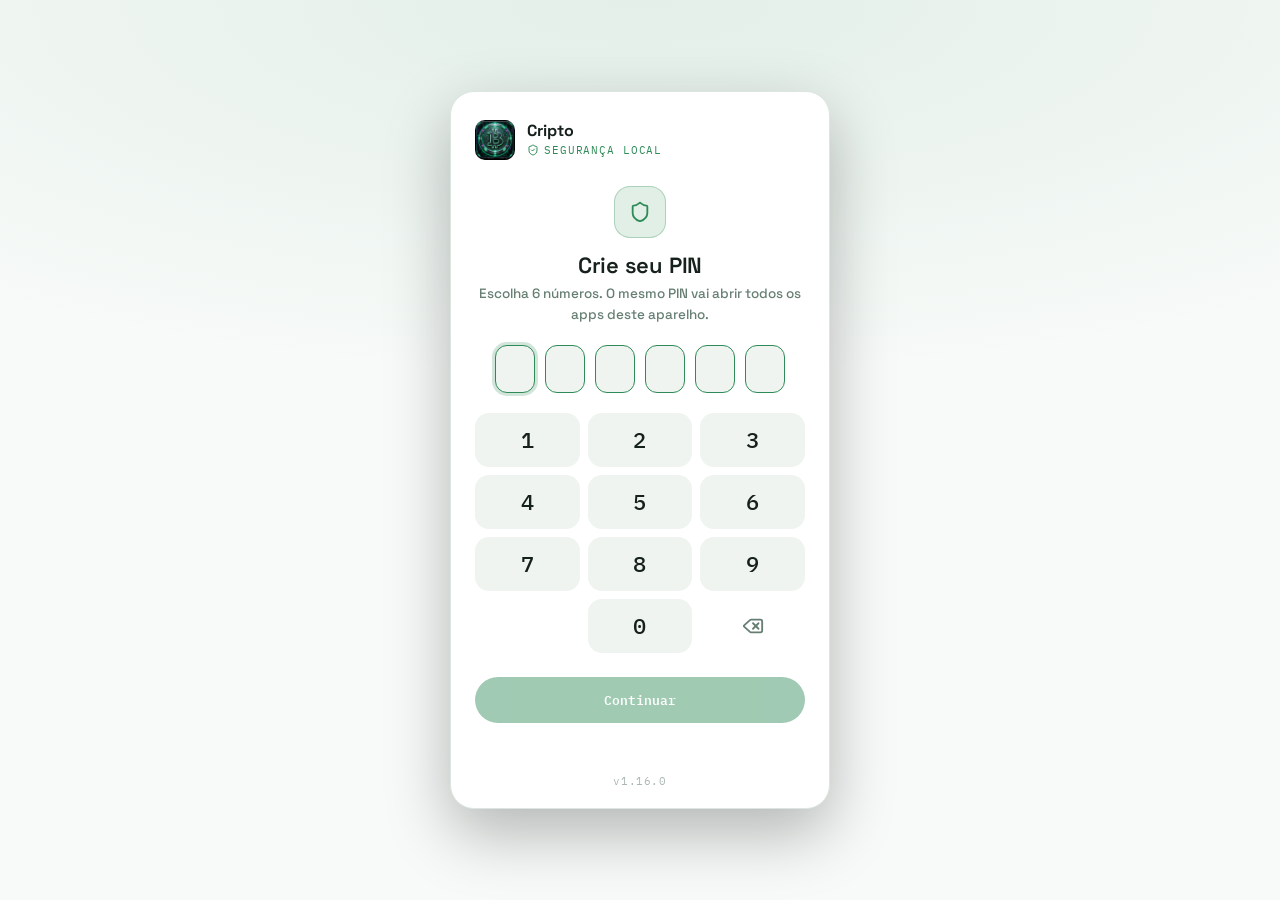
<file: index.html>
<!DOCTYPE html>
<html lang="pt-BR" class="vault-locked" data-vault-version="1.16.0" data-vault-app="cripito-sim" data-vault-name="Cripto">
<head>
<meta charset="UTF-8">
<meta name="viewport" content="width=device-width, initial-scale=1, viewport-fit=cover">
<meta http-equiv="Content-Security-Policy" content="default-src 'self'; script-src 'self'; style-src 'self' 'unsafe-inline'; font-src 'self'; connect-src 'self' https://api.coingecko.com https://api.binance.com; img-src 'self' data:; frame-src https://systekna-ponte.web.app; object-src 'none'; base-uri 'self'; form-action 'self'; worker-src 'self'">
<meta name="referrer" content="no-referrer">
<title>Cripto — Conversor &amp; Portfólio</title>
<link rel="manifest" href="manifest.json">
<meta name="theme-color" content="#171D1A">
<meta name="mobile-web-app-capable" content="yes">
<meta name="apple-mobile-web-app-capable" content="yes">
<meta name="apple-mobile-web-app-status-bar-style" content="black-translucent">
<meta name="apple-mobile-web-app-title" content="Cripto">
<link rel="icon" href="icon-192.png">
<link rel="apple-touch-icon" href="icon-192.png">
<!-- Log de erros: primeiro script, para pegar erros desde o início -->
<script src="apoio/stk-pkt-erros.js" data-app="CRIPTO"></script>
<link rel="stylesheet" href="fonts/fonts.css">
<link rel="stylesheet" href="css/style.css">
<link rel="stylesheet" href="stk-pkt-secure-ui.css">
<link rel="stylesheet" href="apoio/apoio.css" id="dz-style">
</head>
<body>
  <div class="modal-overlay is-hidden" id="securityModalOverlay">
    <div class="modal-box">
      <div class="modal-header">
        <h1 class="modal-title">Segurança</h1>
        <button class="modal-close" id="closeSecurityModalBtn" aria-label="Fechar" type="button"><i data-icon="x" data-size="18"></i></button>
      </div>
      <div id="securityContent"></div>
    </div>
  </div>

  <div class="modal-overlay is-hidden" id="certModalOverlay">
    <div class="modal-box">
      <div class="modal-header">
        <h1 class="modal-title">Certificado digital</h1>
        <button class="modal-close" id="closeCertModalBtn" aria-label="Fechar" type="button"><i data-icon="x" data-size="18"></i></button>
      </div>
      <div id="certModalContent"></div>
    </div>
  </div>

  <div class="modal-overlay is-hidden" id="taxModalOverlay">
    <div class="modal-box modal-box-wide">
      <div class="modal-header">
        <h1 class="modal-title">Relatório Fiscal &amp; IRPF</h1>
        <button class="modal-close" id="closeTaxModalBtn" aria-label="Fechar" type="button"><i data-icon="x" data-size="18"></i></button>
      </div>
      <div id="taxModalContent"></div>
    </div>
  </div>

  <div class="modal-overlay is-hidden" id="deletePortfolioOverlay">
    <div class="modal-box" role="dialog" aria-modal="true" aria-labelledby="deletePortfolioTitle">
      <div class="modal-header">
        <h1 class="modal-title" id="deletePortfolioTitle">Excluir carteira</h1>
        <button class="modal-close" id="closeDeletePortfolioBtn" aria-label="Fechar" type="button"><i data-icon="x" data-size="18"></i></button>
      </div>
      <p class="modal-text" id="deletePortfolioText"></p>
      <p class="modal-text is-dim">Se quiser guardar uma cópia, exporte o backup antes de excluir.</p>
      <div class="status" id="deletePortfolioStatus" role="status"></div>
      <div class="modal-actions">
        <button class="io-btn" id="deletePortfolioExportBtn" type="button"><i data-icon="download" data-size="15"></i> Exportar backup antes</button>
        <button class="io-btn io-btn-danger" id="deletePortfolioConfirmBtn" type="button"><i data-icon="trash" data-size="15"></i> Excluir</button>
        <button class="io-btn" id="deletePortfolioCancelBtn" type="button">Cancelar</button>
      </div>
    </div>
  </div>

  <div class="wrap" id="appWrap">
    <header class="app-head">
      <div class="vp-bar" data-vault-profile-slot></div>
      <div class="app-head-text">
        <div class="eyebrow" id="headEyebrow">CRIPTO · CONVERSOR AO VIVO</div>
        <h1 id="headTitle">USD · BRL · Cripto</h1>
        <p class="lede" id="headLede">Cotações de cripto em dólar e em real.</p>
      </div>
    </header>

    <div class="tabs">
      <div class="tabs-indicator" id="tabsIndicator"></div>
      <button class="tab-btn active" data-tab="conversor" data-eyebrow="CRIPTO · CONVERSOR AO VIVO" data-title="USD · BRL · Cripto" data-lede="Cotações de cripto em dólar e em real.">Conversor</button>
      <button class="tab-btn" data-tab="simulador" data-eyebrow="CRIPTO · MEU PORTFÓLIO" data-title="Carteira Cripto" data-lede="Suas operações, saldo e resultado.">Portfólio</button>
      <button class="tab-btn" data-tab="metas" data-eyebrow="CRIPTO · SIMULADOR REVERSO" data-title="Meta de Lucro &amp; Capital" data-lede="Quanto investir para chegar ao lucro desejado.">Meta de Lucro</button>
    </div>

    <!-- CONVERSOR -->
    <div class="tab-panel active" id="panel-conversor">
      <div class="card card-converter">
        <div class="input-row">
          <input class="amount-input amount-input-lg" id="amountInput" type="number" inputmode="decimal" value="1" min="0" step="any">
          <select class="currency-select" id="fromCurrency"></select>
        </div>
        <div class="status-line">
          <span id="statusText">buscando preços…</span>
          <span id="statusTime"></span>
        </div>
      </div>

      <div class="search-wrap">
        <input type="text" id="assetSearchInput" placeholder="Filtrar moedas por nome ou símbolo (ex: btc, sol, cardano)..." class="search-input">
      </div>

      <div id="results"></div>
      <div id="favoritesEditor" class="is-hidden"></div>

      <div class="sparkline-wrap is-hidden" id="sparklineWrap">
        <div class="label" id="sparklineLabel"></div>
        <div id="sparklineSvg"></div>
      </div>

      <div class="ticker" id="ticker"></div>
    </div>

    <!-- PORTFÓLIO -->
    <div class="tab-panel" id="panel-simulador">
      <div class="hero">
        <div class="hero-label">PATRIMÔNIO TOTAL</div>
        <div class="hero-amount" id="heroAmount">$0.00</div>
        <div class="hero-delta pos" id="heroDelta">+$0.00</div>
      </div>

      <div class="portfolio-bar">
        <select id="portfolioSelect"></select>
        <button class="icon-btn" id="newPortfolioBtn"><i data-icon="plus" data-size="15"></i> Nova</button>
        <button class="icon-btn" id="renamePortfolioBtn"><i data-icon="pencil" data-size="15"></i> Renomear</button>
        <button class="icon-btn" id="deletePortfolioBtn"><i data-icon="trash" data-size="15"></i> Excluir</button>
      </div>

      <div id="appNotices" aria-live="polite"></div>
      <div id="alertBanners"></div>

      <section>
        <div class="card stack-10">
          <!-- Segurança fica em Configurações (menu ⋮); o botão segue aqui, oculto, para o app.js. -->
          <button class="icon-btn is-hidden" id="openSecurityBtn"></button>
          <div class="security-row security-row-flush">
            <div>
              <div class="label">Fiscal &amp; IRPF</div>
              <div class="desc">Alienações mensais (limite R$ 35k), apuração de ganho de capital e DeCripto</div>
            </div>
            <button class="icon-btn" id="openTaxModalBtn"><i data-icon="file-text" data-size="15"></i> Ver Relatório</button>
          </div>
        </div>
      </section>

      <section>
        <h2>Saldo em conta <span class="h2-note">(depósitos também em blockchain — imutáveis)</span></h2>
        <div class="stat-grid-2 stat-grid-spaced">
          <div class="stat-card-2">
            <div class="k">NÃO ALOCADO</div>
            <div class="v" id="cashBalanceValue"></div>
          </div>
          <div class="stat-card-2">
            <div class="k">PATRIMÔNIO (SALDO+ATIVOS)</div>
            <div class="v" id="netWorthValue"></div>
          </div>
        </div>
        <div class="card">
          <div class="deposit-form-row">
            <input type="number" id="depositInput" class="deposit-input" placeholder="Valor (USD)" step="any">
            <button class="io-btn deposit-btn" id="depositBtn">Adicionar saldo</button>
          </div>
          <div id="depositList"></div>
          <div class="checkbox-row">
            <input type="checkbox" id="blockOverdraftCheck">
            <label for="blockOverdraftCheck" class="label-flush">Bloquear compras que excedam o saldo disponível</label>
          </div>
        </div>
      </section>

      <section>
        <h2>Alocação da carteira</h2>
        <div class="card">
          <div class="allocation-bar" id="allocationBar"></div>
          <div class="allocation-legend" id="allocationLegend"></div>
        </div>
      </section>

      <section>
        <h2>Evolução do patrimônio</h2>
        <div class="card">
          <div class="chart-header">
            <div class="chart-periods" id="chartPeriodControls">
              <button class="chart-period-btn" data-period="24h">24H</button>
              <button class="chart-period-btn" data-period="7d">7D</button>
              <button class="chart-period-btn" data-period="30d">30D</button>
              <button class="chart-period-btn active" data-period="all">TUDO</button>
            </div>
            <span class="chart-range-summary" id="chartRangeSummary"></span>
          </div>
          <div id="netWorthChart"></div>
          <div class="chart-hover-info is-hidden" id="chartHoverInfo">
            <span id="chartHoverDate"></span>
            <span id="chartHoverVal" class="chart-hover-val"></span>
          </div>
        </div>
      </section>

      <section id="registrarSection">
        <h2>Registrar operação</h2>
        <div class="card">
          <form class="trade-form" id="tradeForm">
            <div class="full type-toggle">
              <button type="button" data-type="buy" class="active">Compra</button>
              <button type="button" data-type="sell">Venda</button>
            </div>
            <div>
              <label>Ativo</label>
              <select id="assetSelect"></select>
            </div>
            <div>
              <label>Valor da operação (USD)</label>
              <input type="number" id="valueInput" step="any" min="0" placeholder="0.00">
            </div>
            <div class="full">
              <label>Preço por unidade (USD) — cotação de mercado em tempo real</label>
              <input type="number" id="priceInput" step="any" min="0" readonly>
            </div>
            <div>
              <label for="feeInput">Taxa da corretora</label>
              <div class="fee-row">
                <input type="number" id="feeInput" step="any" min="0" placeholder="0">
                <select id="feeUnitSelect" aria-label="Unidade da taxa">
                  <option value="pct">%</option>
                  <option value="usd">USD</option>
                </select>
              </div>
            </div>
            <div>
              <label for="spreadInput">Spread/slippage estimado (%)</label>
              <input type="number" id="spreadInput" step="any" min="0" max="50" placeholder="1">
            </div>
            <div class="full">
              <label for="custodySelect">Local de custódia (define o regime fiscal)</label>
              <select id="custodySelect">
                <option value="national">Exchange nacional (ganho de capital mensal, isenção R$ 35 mil)</option>
                <option value="foreign">Exterior / autocustódia (Lei 14.754/2023: 15% ao ano)</option>
              </select>
            </div>
            <div class="full qty-preview" id="qtyPreview"></div>
            <div class="full trade-hint">
              O preço é a cotação média de mercado; o spread estimado simula a diferença até o preço realmente executado. Taxa e spread entram no custo (compra) ou reduzem o valor recebido (venda). Vender cripto por USDT ou outra stablecoin é permuta tributável, igual a vender por reais.
            </div>
            <button type="submit" class="submit-btn" id="submitBtn">Registrar compra</button>
          </form>
        </div>
      </section>

      <section>
        <h2>Resumo da carteira</h2>
        <div class="card" id="summaryCard"></div>
      </section>

      <section>
        <h2>Alertas de preço</h2>
        <div class="card">
          <div class="alert-form">
            <select id="alertAsset"></select>
            <select id="alertDirection">
              <option value="above">Acima de</option>
              <option value="below">Abaixo de</option>
            </select>
            <input type="number" id="alertTarget" step="any" min="0" placeholder="Preço USD">
            <button type="button" class="submit-btn full" id="addAlertBtn">Criar alerta</button>
          </div>
          <div id="alertList"></div>
        </div>
      </section>

      <section>
        <h2>Histórico de operações <span class="h2-note">(blockchain local — imutável)</span></h2>
        <div class="card" id="historyCard"></div>
        <div class="io-buttons">
          <button class="io-btn" id="verifyChainBtn"><i data-icon="shield-check" data-size="15"></i> Verificar integridade</button>
        </div>
        <div class="status" id="chainStatus"></div>
        <!-- Backup e arquivo ficam em Configurações (menu ⋮), que aciona estes botões ocultos. -->
        <div class="io-buttons is-hidden">
          <button class="io-btn" id="exportBtn"><i data-icon="download" data-size="15"></i> Exportar JSON</button>
          <button class="io-btn" id="exportCsvBtn"><i data-icon="file-text" data-size="15"></i> Exportar CSV (Extrato)</button>
          <button class="io-btn" id="importBtn"><i data-icon="upload" data-size="15"></i> Importar JSON</button>
          <input type="file" id="importFile" accept=".json,.txt,application/json,text/plain">
        </div>
        <div class="status" id="ioStatus"></div>
      </section>

      <button class="fab" id="fabAddTrade" title="Registrar operação" aria-label="Registrar operação" type="button"><i data-icon="plus" data-size="26"></i></button>
    </div>

    <!-- META DE LUCRO -->
    <div class="tab-panel" id="panel-metas">
      <section>
        <div class="card card-spaced">
          <div class="target-intro">
            Defina quanto você quer lucrar. O simulador calcula quanto capital bruto é preciso alocar em cada cenário para o lucro líquido de 15% de IR atingir a meta. Os rendimentos são hipóteses sem fonte, não previsão nem promessa de retorno; renda passiva (lending/staking) também é tributável.
          </div>
          <form id="targetProfitForm" class="target-form">
            <div class="target-field">
              <label for="profitTargetInput" class="target-label">Lucro desejado (USD)</label>
              <input type="number" id="profitTargetInput" class="target-input" value="4" min="0" step="any" required placeholder="Ex: 4">
            </div>
            <div class="target-field target-field-wide">
              <label for="profitPeriodSelect" class="target-label">Periodicidade</label>
              <select id="profitPeriodSelect" class="target-select">
                <option value="month" selected>Por Mês (ex: U$ 4/mês = U$ 48/ano)</option>
                <option value="year">Por Ano (ex: U$ 48/ano)</option>
              </select>
            </div>
            <button type="submit" id="calculateTargetProfitBtn" class="submit-btn">Calcular</button>
          </form>
          <div class="table-scroll">
            <table class="target-table">
              <thead>
                <tr>
                  <th>Cenário de Mercado</th>
                  <th class="col-center">Rendimento hipotético</th>
                  <th class="col-right">Capital bruto (USD)</th>
                  <th class="col-right">Observação</th>
                </tr>
              </thead>
              <tbody id="targetProfitTableBody"></tbody>
            </table>
          </div>
        </div>
      </section>
    </div>

    <footer>
      Preços via CoinGecko, atualizados a cada 20 segundos. O histórico de operações e depósitos de saldo fica numa blockchain local (cadeia de blocos com hash SHA-256) dentro deste navegador — cada ação vira um bloco imutável, verificável a qualquer momento pelo botão "Verificar integridade". Isso é uma cadeia local, não uma rede distribuída como Bitcoin/Ethereum. PIN, bloqueio automático e demais configurações ficam em Configurações (menu ⋮ no topo). Arquivos exportados ou conectados são protegidos por PIN e criptografia AES-256-GCM. Ganho realizado considera o custo médio no momento de cada venda.
      <div id="fiscalDisclaimers" class="fiscal-disclaimers">
        <strong>Avisos importantes:</strong>
        <ol>
          <li>Simulação educativa: não substitui contador, o GCAP nem a declaração de ajuste anual.</li>
          <li>O regime depende do local de custódia: exchange nacional (ganho de capital mensal, isenção de R$ 35 mil, DARF 4600) ou exterior (Lei 14.754/2023: 15% fixo, apuração anual na declaração, sem isenção de R$ 35 mil e sem DARF mensal).</li>
          <li>O câmbio USD/BRL usado é indicativo (mercado/cripto), não a PTAX do Banco Central, que é a cotação oficial da apuração.</li>
          <li>Os rendimentos da Meta de Lucro são hipóteses sem fonte, não promessa nem previsão de retorno; renda passiva (lending/staking) também é tributável.</li>
          <li>Legislação vigente em set/2026. A MP 1.303/2025 (alíquota única) caducou, mas o tema pode voltar; confira as regras antes de decidir.</li>
        </ol>
      </div>
    </footer>
  </div>

<script src="finance-engine.js"></script>
<script src="stk-pkt-financ-icons.js"></script>
<script src="stk-pkt-bip39-pt.js"></script>
<script src="stk-pkt-secure-vault.js"></script>
<script src="stk-pkt-secure-ui.js"></script>
<script src="js/program.js"></script>
<script src="apoio/stk-pkt-ponte.js"></script>
<script src="apoio/stk-pkt-feedback.js"></script>
<script src="apoio/stk-pkt-doacao.js" data-app="CRIPTO" data-flutuante="false"></script>
</body>
</html>
</file>
<file: fonts/fonts.css>
/* Fontes servidas pelo próprio app (sem Google): Space Grotesk e IBM Plex Mono, licença SIL OFL 1.1. Só latin e latin-ext. */
@font-face {
  font-family: 'IBM Plex Mono';
  font-style: normal;
  font-weight: 400;
  font-display: swap;
  src: url(ibm-plex-mono-latin-ext-400.woff2) format('woff2');
  unicode-range: U+0100-02BA, U+02BD-02C5, U+02C7-02CC, U+02CE-02D7, U+02DD-02FF, U+0304, U+0308, U+0329, U+1D00-1DBF, U+1E00-1E9F, U+1EF2-1EFF, U+2020, U+20A0-20AB, U+20AD-20C0, U+2113, U+2C60-2C7F, U+A720-A7FF;
}
@font-face {
  font-family: 'IBM Plex Mono';
  font-style: normal;
  font-weight: 400;
  font-display: swap;
  src: url(ibm-plex-mono-latin-400.woff2) format('woff2');
  unicode-range: U+0000-00FF, U+0131, U+0152-0153, U+02BB-02BC, U+02C6, U+02DA, U+02DC, U+0304, U+0308, U+0329, U+2000-206F, U+20AC, U+2122, U+2191, U+2193, U+2212, U+2215, U+FEFF, U+FFFD;
}
@font-face {
  font-family: 'IBM Plex Mono';
  font-style: normal;
  font-weight: 500;
  font-display: swap;
  src: url(ibm-plex-mono-latin-ext-500.woff2) format('woff2');
  unicode-range: U+0100-02BA, U+02BD-02C5, U+02C7-02CC, U+02CE-02D7, U+02DD-02FF, U+0304, U+0308, U+0329, U+1D00-1DBF, U+1E00-1E9F, U+1EF2-1EFF, U+2020, U+20A0-20AB, U+20AD-20C0, U+2113, U+2C60-2C7F, U+A720-A7FF;
}
@font-face {
  font-family: 'IBM Plex Mono';
  font-style: normal;
  font-weight: 500;
  font-display: swap;
  src: url(ibm-plex-mono-latin-500.woff2) format('woff2');
  unicode-range: U+0000-00FF, U+0131, U+0152-0153, U+02BB-02BC, U+02C6, U+02DA, U+02DC, U+0304, U+0308, U+0329, U+2000-206F, U+20AC, U+2122, U+2191, U+2193, U+2212, U+2215, U+FEFF, U+FFFD;
}
@font-face {
  font-family: 'IBM Plex Mono';
  font-style: normal;
  font-weight: 600;
  font-display: swap;
  src: url(ibm-plex-mono-latin-ext-600.woff2) format('woff2');
  unicode-range: U+0100-02BA, U+02BD-02C5, U+02C7-02CC, U+02CE-02D7, U+02DD-02FF, U+0304, U+0308, U+0329, U+1D00-1DBF, U+1E00-1E9F, U+1EF2-1EFF, U+2020, U+20A0-20AB, U+20AD-20C0, U+2113, U+2C60-2C7F, U+A720-A7FF;
}
@font-face {
  font-family: 'IBM Plex Mono';
  font-style: normal;
  font-weight: 600;
  font-display: swap;
  src: url(ibm-plex-mono-latin-600.woff2) format('woff2');
  unicode-range: U+0000-00FF, U+0131, U+0152-0153, U+02BB-02BC, U+02C6, U+02DA, U+02DC, U+0304, U+0308, U+0329, U+2000-206F, U+20AC, U+2122, U+2191, U+2193, U+2212, U+2215, U+FEFF, U+FFFD;
}
@font-face {
  font-family: 'Space Grotesk';
  font-style: normal;
  font-weight: 500;
  font-display: swap;
  src: url(space-grotesk-latin-ext.woff2) format('woff2');
  unicode-range: U+0100-02BA, U+02BD-02C5, U+02C7-02CC, U+02CE-02D7, U+02DD-02FF, U+0304, U+0308, U+0329, U+1D00-1DBF, U+1E00-1E9F, U+1EF2-1EFF, U+2020, U+20A0-20AB, U+20AD-20C0, U+2113, U+2C60-2C7F, U+A720-A7FF;
}
@font-face {
  font-family: 'Space Grotesk';
  font-style: normal;
  font-weight: 500;
  font-display: swap;
  src: url(space-grotesk-latin.woff2) format('woff2');
  unicode-range: U+0000-00FF, U+0131, U+0152-0153, U+02BB-02BC, U+02C6, U+02DA, U+02DC, U+0304, U+0308, U+0329, U+2000-206F, U+20AC, U+2122, U+2191, U+2193, U+2212, U+2215, U+FEFF, U+FFFD;
}
@font-face {
  font-family: 'Space Grotesk';
  font-style: normal;
  font-weight: 600;
  font-display: swap;
  src: url(space-grotesk-latin-ext.woff2) format('woff2');
  unicode-range: U+0100-02BA, U+02BD-02C5, U+02C7-02CC, U+02CE-02D7, U+02DD-02FF, U+0304, U+0308, U+0329, U+1D00-1DBF, U+1E00-1E9F, U+1EF2-1EFF, U+2020, U+20A0-20AB, U+20AD-20C0, U+2113, U+2C60-2C7F, U+A720-A7FF;
}
@font-face {
  font-family: 'Space Grotesk';
  font-style: normal;
  font-weight: 600;
  font-display: swap;
  src: url(space-grotesk-latin.woff2) format('woff2');
  unicode-range: U+0000-00FF, U+0131, U+0152-0153, U+02BB-02BC, U+02C6, U+02DA, U+02DC, U+0304, U+0308, U+0329, U+2000-206F, U+20AC, U+2122, U+2191, U+2193, U+2212, U+2215, U+FEFF, U+FFFD;
}
@font-face {
  font-family: 'Space Grotesk';
  font-style: normal;
  font-weight: 700;
  font-display: swap;
  src: url(space-grotesk-latin-ext.woff2) format('woff2');
  unicode-range: U+0100-02BA, U+02BD-02C5, U+02C7-02CC, U+02CE-02D7, U+02DD-02FF, U+0304, U+0308, U+0329, U+1D00-1DBF, U+1E00-1E9F, U+1EF2-1EFF, U+2020, U+20A0-20AB, U+20AD-20C0, U+2113, U+2C60-2C7F, U+A720-A7FF;
}
@font-face {
  font-family: 'Space Grotesk';
  font-style: normal;
  font-weight: 700;
  font-display: swap;
  src: url(space-grotesk-latin.woff2) format('woff2');
  unicode-range: U+0000-00FF, U+0131, U+0152-0153, U+02BB-02BC, U+02C6, U+02DA, U+02DC, U+0304, U+0308, U+0329, U+2000-206F, U+20AC, U+2122, U+2191, U+2193, U+2212, U+2215, U+FEFF, U+FFFD;
}
</file>
<file: css/style.css>
:root {
    --bg: #0E1210; --surface: #171D1A; --surface-2: #202824; --line: #2C3733;
    --ink: #EAF0EC; --ink-dim: #8FA098; --accent: #6FCF97; --accent-dim: #4A8A67;
    --up: #6FCF97; --down: #E08585; --warn: #E0C185; --info: #7FA6CF;
    /* derivados dos tokens canônicos (não mudam no tema claro, como o visual anterior) */
    --on-accent: #0E1210;
    --up-soft: rgba(111,207,151,0.15); --down-soft: rgba(224,133,133,0.15); --warn-soft: rgba(224,193,133,0.15);
    --scrim: rgba(0,0,0,0.55);
    --shadow-fab: 0 8px 24px rgba(111,207,151,0.35);
    /* paleta categórica do gráfico de alocação */
    --alloc-0: #6FCF97; --alloc-1: #7FA6CF; --alloc-2: #CFA36F; --alloc-3: #B48FE0; --alloc-4: #E0A7CF;
    --alloc-5: #8FE0D0; --alloc-6: #E0D08F; --alloc-7: #A7B4E0; --alloc-8: #E08F9A; --alloc-9: #9AE08F;
    box-sizing: border-box;
    padding-top: env(safe-area-inset-top, 0px);
    padding-bottom: env(safe-area-inset-bottom, 0px);
  }
  * { box-sizing: inherit; }
  html { scroll-padding-top: env(safe-area-inset-top, 0px); }
  html, body { margin: 0; background: var(--bg); color: var(--ink); font-family: 'Space Grotesk', sans-serif; }
  .wrap { max-width: 700px; margin: 0 auto; padding: 28px 20px 60px; }

  .tabs { display: flex; gap: 0; background: var(--surface); border: 1px solid var(--line); border-radius: 999px; padding: 4px; margin-bottom: 26px; position: sticky; top: env(safe-area-inset-top, 0px); z-index: 10; }
  .tabs-indicator { position: absolute; top: 4px; bottom: 4px; width: var(--tab-w, calc((100% - 8px) / 4)); transform: translateX(var(--tab-x, 0px)); background: var(--surface-2); border-radius: 999px; left: 4px; transition: transform .25s ease; z-index: 0; }
  .tab-btn { flex: 1 1 auto; white-space: nowrap; position: relative; z-index: 1; padding: 11px 6px; border: none; border-radius: 999px; background: transparent; color: var(--ink-dim); font-family: 'IBM Plex Mono', monospace; font-size: 12px; cursor: pointer; text-align: center; }
  .tab-btn.active { color: var(--accent); }
  .tab-panel { display: none; }
  .tab-panel.active { display: block; }

  /* hero de patrimônio */
  .hero { text-align: center; padding: 8px 0 24px; }
  .hero .hero-label { font-family: 'IBM Plex Mono', monospace; font-size: 12px; color: var(--ink-dim); margin-bottom: 8px; }
  .hero .hero-amount { font-size: 42px; font-weight: 700; letter-spacing: -0.01em; font-family: 'Space Grotesk', sans-serif; }
  .hero .hero-delta { display: inline-flex; align-items: center; gap: 5px; margin-top: 10px; padding: 5px 12px; border-radius: 999px; font-family: 'IBM Plex Mono', monospace; font-size: 13px; }
  .hero .hero-delta.pos { background: var(--up-soft); color: var(--up); }
  .hero .hero-delta.neg { background: var(--down-soft); color: var(--down); }

  /* grid de stat cards */
  .stat-grid-2 { display: grid; grid-template-columns: 1fr 1fr; gap: 10px; }
  .stat-card-2 { background: var(--surface); border-radius: 16px; padding: 14px 16px; }
  .stat-card-2 .k { font-family: 'IBM Plex Mono', monospace; font-size: 11px; color: var(--ink-dim); }
  .stat-card-2 .v { font-family: 'IBM Plex Mono', monospace; font-size: 19px; margin-top: 4px; }
  .stat-card-2 .v .secondary { font-size: 11px; }

  /* avatar circular por ativo */
  .asset-avatar { width: 38px; height: 38px; border-radius: 50%; display: inline-flex; align-items: center; justify-content: center; font-family: 'IBM Plex Mono', monospace; font-weight: 600; font-size: 13px; flex-shrink: 0; margin-right: 12px; }

  /* histórico em timeline */
  .timeline-item { display: flex; gap: 12px; padding: 11px 0; border-bottom: 1px solid var(--line); }
  .timeline-item:last-child { border-bottom: none; }
  .timeline-dot { width: 8px; height: 8px; border-radius: 50%; margin-top: 7px; flex-shrink: 0; }
  .timeline-dot.buy, .timeline-dot.deposit { background: var(--up); }
  .timeline-dot.sell { background: var(--down); }
  .timeline-text { flex: 1; min-width: 0; }
  .timeline-text .main { font-size: 14.5px; }
  .timeline-text .sub { font-family: 'IBM Plex Mono', monospace; font-size: 11.5px; color: var(--ink-dim); margin-top: 2px; }

  /* botão de ação flutuante */
  .fab { position: fixed; right: 20px; bottom: calc(20px + env(safe-area-inset-bottom, 0px)); width: 56px; height: 56px; border-radius: 50%; background: var(--accent); color: var(--on-accent); border: none; font-size: 26px; line-height: 1; display: flex; align-items: center; justify-content: center; box-shadow: var(--shadow-fab); cursor: pointer; z-index: 20; }

  header { margin-bottom: 22px; }
  .eyebrow { font-family: 'IBM Plex Mono', monospace; font-size: 12px; color: var(--accent); margin-bottom: 6px; }
  h1 { font-size: clamp(24px, 5.5vw, 32px); font-weight: 600; margin: 0; line-height: 1.1; }

  section { margin-bottom: 26px; }
  h2 { font-size: 15px; font-weight: 500; color: var(--ink-dim); margin: 0 0 12px; font-family: 'Space Grotesk', sans-serif; }

  .card { background: var(--surface); border: 1px solid var(--line); border-radius: 16px; padding: 18px; }

  .amount-input, select, input[type=number], input[type=text], input[type=password] {
    background: var(--surface-2); border: 1px solid var(--line); border-radius: 4px; color: var(--ink);
    font-family: 'IBM Plex Mono', monospace; font-size: 15px; padding: 10px 12px; width: 100%;
  }

  /* Remove as setas (spin buttons) nativas de inputs numéricos */
  input[type=number]::-webkit-inner-spin-button,
  input[type=number]::-webkit-outer-spin-button {
    -webkit-appearance: none;
    margin: 0;
  }
  input[type=number] {
    -moz-appearance: textfield;
    appearance: textfield;
  }

  input[readonly] { color: var(--ink-dim); cursor: not-allowed; }
  .amount-input { flex: 1; font-size: 20px; padding: 12px 14px; }
  .currency-select { width: 110px; font-size: 15px; border-radius: 999px !important; text-align: center; }
  .input-row { display: flex; gap: 10px; align-items: stretch; }
  .status-line { font-family: 'IBM Plex Mono', monospace; font-size: 12px; color: var(--ink-dim); margin-top: 12px; display: flex; justify-content: space-between; flex-wrap: wrap; gap: 6px; }
  .status-line .live { color: var(--accent); }

  .result-row, .summary-row, .history-row, .deposit-row, .alert-row { display: flex; justify-content: space-between; align-items: center; padding: 13px 0; border-bottom: 1px solid var(--line); gap: 12px; }
  .result-row:last-child, .summary-row:last-child, .history-row:last-child, .deposit-row:last-child, .alert-row:last-child { border-bottom: none; }
  .result-row .label { display: flex; align-items: center; gap: 8px; }
  .result-row .symbol { font-family: 'IBM Plex Mono', monospace; font-size: 12px; color: var(--ink-dim); }
  .result-row .name, .summary-row .asset-name { font-size: 16px; }
  .result-row .value { font-family: 'IBM Plex Mono', monospace; font-size: 18px; text-align: right; white-space: nowrap; }
  .change { font-family: 'IBM Plex Mono', monospace; font-size: 11.5px; margin-left: 8px; }
  .secondary { font-family: 'IBM Plex Mono', monospace; font-size: 11.5px; color: var(--ink-dim); margin-top: 2px; }

  .ticker { margin-top: 20px; display: grid; grid-template-columns: repeat(auto-fit, minmax(130px, 1fr)); gap: 10px; }
  .ticker-item { background: var(--surface); border: 1px solid var(--line); border-radius: 6px; padding: 12px 14px; }
  .ticker-item .t-name { font-family: 'IBM Plex Mono', monospace; font-size: 11px; color: var(--ink-dim); }
  .ticker-item .t-price { font-family: 'IBM Plex Mono', monospace; font-size: 15px; margin-top: 4px; }

  .toggle-more-row {
    display: flex; justify-content: space-between; align-items: center;
    padding: 12px 0; font-family: 'IBM Plex Mono', monospace; font-size: 12.5px; color: var(--ink-dim);
  }
  .toggle-more-row button {
    background: none; border: 1px solid var(--line); border-radius: 4px; color: var(--accent);
    padding: 6px 12px; font-family: 'IBM Plex Mono', monospace; font-size: 12px; cursor: pointer;
  }
  .favorites-editor { background: var(--surface); border: 1px solid var(--line); border-radius: 6px; padding: 14px 16px; margin-top: 10px; }
  .favorites-editor .fe-title { font-size: 12px; color: var(--ink-dim); margin-bottom: 10px; font-family: 'IBM Plex Mono', monospace; }
  .favorites-editor label { display: flex; align-items: center; gap: 8px; font-family: 'Space Grotesk', sans-serif; font-size: 15px; color: var(--ink); padding: 6px 0; margin: 0; }
  .favorites-editor input[type=checkbox] { width: auto; }

  .sparkline-wrap { margin-top: 18px; }
  .sparkline-wrap .label { font-family: 'IBM Plex Mono', monospace; font-size: 11px; color: var(--ink-dim); margin-bottom: 6px; }

  .portfolio-bar { display: flex; gap: 8px; align-items: center; margin-bottom: 20px; flex-wrap: wrap; }
  .portfolio-bar select { flex: 1; min-width: 120px; }
  .icon-btn { background: var(--surface-2); border: 1px solid var(--line); border-radius: 4px; color: var(--ink); font-family: 'IBM Plex Mono', monospace; font-size: 13px; padding: 10px 12px; cursor: pointer; white-space: nowrap; }
  .icon-btn:hover { border-color: var(--accent-dim); }

  form.trade-form { display: grid; grid-template-columns: 1fr 1fr; gap: 10px; align-items: end; }
  form.trade-form .full { grid-column: 1 / -1; }
  /* celular: uma coluna, para a taxa e o spread não ficarem espremidos */
  @media (max-width: 520px) { form.trade-form { grid-template-columns: minmax(0, 1fr); } }
  .fee-row { display: flex; gap: 6px; }
  .fee-row input { flex: 1; min-width: 0; }
  .fee-row select { flex: 0 0 88px; width: 88px; }
  label { font-family: 'IBM Plex Mono', monospace; font-size: 11px; color: var(--ink-dim); display: block; margin-bottom: 5px; }
  .type-toggle { display: flex; gap: 8px; }
  .type-toggle button { flex: 1; padding: 10px; border-radius: 4px; border: 1px solid var(--line); background: var(--surface-2); color: var(--ink-dim); font-family: 'IBM Plex Mono', monospace; font-size: 13px; cursor: pointer; }
  .type-toggle button.active[data-type="buy"] { background: var(--up-soft); border-color: var(--accent); color: var(--accent); }
  .type-toggle button.active[data-type="sell"] { background: var(--down-soft); border-color: var(--down); color: var(--down); }
  .submit-btn { grid-column: 1 / -1; margin-top: 4px; padding: 13px; border-radius: 999px; border: none; background: var(--accent); color: var(--on-accent); font-family: 'IBM Plex Mono', monospace; font-size: 14px; font-weight: 600; cursor: pointer; }

  .summary-row .asset-meta { font-family: 'IBM Plex Mono', monospace; font-size: 11.5px; color: var(--ink-dim); margin-top: 3px; }
  .summary-row .figures { text-align: right; }
  .summary-row .value { font-family: 'IBM Plex Mono', monospace; font-size: 16px; }
  .summary-row .gain { font-family: 'IBM Plex Mono', monospace; font-size: 12.5px; margin-top: 3px; }
  .gain.pos { color: var(--up); }
  .gain.neg { color: var(--down); }
  .totals { margin-top: 6px; padding-top: 14px; border-top: 1px solid var(--line); display: flex; justify-content: space-between; align-items: baseline; }
  .totals .label { color: var(--ink-dim); font-size: 13px; }
  .totals .value { font-family: 'IBM Plex Mono', monospace; font-size: 20px; }
  .totals .value .secondary { display: block; font-size: 11px; }

  .checkbox-row { display: flex; align-items: center; gap: 8px; margin-top: 14px; font-family: 'IBM Plex Mono', monospace; font-size: 12.5px; color: var(--ink-dim); }
  .checkbox-row input { width: auto; }

  .allocation-bar { display: flex; height: 26px; border-radius: 5px; overflow: hidden; margin-bottom: 12px; border: 1px solid var(--line); }
  .allocation-legend { display: flex; flex-wrap: wrap; gap: 10px 16px; font-family: 'IBM Plex Mono', monospace; font-size: 12px; }
  .allocation-legend .swatch { display: inline-block; width: 9px; height: 9px; border-radius: 2px; margin-right: 6px; }
  .allocation-legend .item { display: flex; align-items: center; color: var(--ink-dim); }

  .history-row { font-size: 14px; }
  .history-row .tag, .deposit-row .tag { font-family: 'IBM Plex Mono', monospace; font-size: 10.5px; padding: 2px 7px; border-radius: 3px; margin-right: 8px; }
  .tag.buy { background: var(--up-soft); color: var(--accent); }
  .tag.sell { background: var(--down-soft); color: var(--down); }
  .tag.deposit { background: var(--up-soft); color: var(--accent); }
  .history-row .details, .deposit-row .details { font-family: 'IBM Plex Mono', monospace; font-size: 12.5px; color: var(--ink-dim); }
  .history-row .del, .deposit-row .del, .alert-row .del { background: none; border: none; color: var(--ink-dim); cursor: pointer; font-size: 16px; padding: 4px 8px; }
  .history-row .del:hover, .deposit-row .del:hover, .alert-row .del:hover { color: var(--down); }
  .empty-note { color: var(--ink-dim); font-size: 14px; padding: 10px 0; }

  .io-buttons { display: flex; gap: 10px; margin-top: 16px; flex-wrap: wrap; }
  .io-btn { flex: 1; min-width: 140px; padding: 10px; border-radius: 4px; border: 1px solid var(--line); background: var(--surface-2); color: var(--ink); font-family: 'IBM Plex Mono', monospace; font-size: 12.5px; cursor: pointer; text-align: center; }
  .io-btn:hover { border-color: var(--accent-dim); }
  #importFile { display: none; }
  .status { font-family: 'IBM Plex Mono', monospace; font-size: 11px; color: var(--ink-dim); margin-top: 10px; }

  .alert-banner { background: var(--warn-soft); border: 1px solid var(--warn); color: var(--warn); border-radius: 6px; padding: 12px 14px; margin-bottom: 16px; font-size: 14px; display: flex; justify-content: space-between; align-items: center; gap: 10px; }
  .alert-banner button { background: none; border: none; color: var(--warn); cursor: pointer; font-size: 14px; }
  .notice-banner { background: var(--down-soft); border: 1px solid var(--down); color: var(--down); border-radius: 6px; padding: 12px 14px; margin-bottom: 12px; font-size: 14px; display: flex; align-items: flex-start; gap: 10px; }
  .notice-banner .notice-icon { flex: 0 0 auto; display: inline-flex; margin-top: 1px; }
  .notice-banner .notice-text { flex: 1; line-height: 1.45; }
  .notice-banner .notice-detail { display: block; margin-top: 4px; font-family: 'IBM Plex Mono', monospace; font-size: 11.5px; opacity: 0.85; }
  .notice-banner .notice-close { flex: 0 0 auto; background: none; border: none; color: inherit; cursor: pointer; padding: 0; display: inline-flex; }
  .modal-text { font-size: 14px; line-height: 1.5; margin: 10px 0; }
  .modal-text.is-dim { color: var(--ink-dim); font-size: 13px; }
  .modal-actions { display: flex; flex-wrap: wrap; gap: 8px; margin-top: 14px; }
  .io-btn.io-btn-danger { border-color: var(--down); color: var(--down); }
  .io-btn.io-btn-danger:hover { background: var(--down-soft); }
  .io-btn:disabled { opacity: 0.5; cursor: not-allowed; }

  .alert-form { display: grid; grid-template-columns: 1fr 1fr 1fr; gap: 8px; margin-bottom: 4px; }
  .alert-form .full { grid-column: 1/-1; }
  .alert-row .details { font-family: 'IBM Plex Mono', monospace; font-size: 12.5px; }

  footer { margin-top: 10px; font-size: 12px; color: var(--ink-dim); line-height: 1.6; }

  .lock-screen {
    position: fixed; inset: 0; z-index: 1000; background: var(--bg);
    display: flex; align-items: center; justify-content: center;
    padding: 20px; padding-top: env(safe-area-inset-top, 20px);
  }
  .lock-box { width: 100%; max-width: 320px; }
  .pin-input {
    width: 100%; text-align: center; font-size: 28px; letter-spacing: 12px;
    background: var(--surface); border: 1px solid var(--line); border-radius: 6px;
    color: var(--ink); padding: 16px; font-family: 'IBM Plex Mono', monospace;
  }
  .lock-error { color: var(--down); font-size: 12.5px; text-align: center; min-height: 18px; margin-top: 8px; font-family: 'IBM Plex Mono', monospace; }
  .security-row { display: flex; justify-content: space-between; align-items: center; gap: 10px; padding: 12px 0; border-bottom: 1px solid var(--line); }
  .security-row:last-child { border-bottom: none; }
  .security-row .label { font-size: 14px; }
  .security-row .desc { font-size: 12px; color: var(--ink-dim); margin-top: 2px; }
  .pin-setup-row { display: flex; flex-direction: column; gap: 8px; margin-top: 10px; }

  .modal-overlay {
    position: fixed; inset: 0; z-index: 900; background: var(--scrim);
    display: flex; align-items: center; justify-content: center;
    padding: 20px; padding-top: env(safe-area-inset-top, 20px);
  }
  .modal-box {
    background: var(--surface); border: 1px solid var(--line); border-radius: 16px;
    padding: 20px; width: 100%; max-width: 420px; max-height: 85vh; overflow-y: auto;
  }
  .modal-header { display: flex; justify-content: space-between; align-items: center; margin-bottom: 8px; }
  .modal-close {
    background: none; border: none; color: var(--ink-dim); font-size: 18px;
    cursor: pointer; padding: 4px 8px; line-height: 1;
  }
  .modal-close:hover { color: var(--ink); }

  .help-steps { padding-left: 18px; margin: 10px 0; font-size: 14px; line-height: 1.6; }
  .help-steps li { margin-bottom: 6px; }
  .code-row { display: flex; gap: 8px; align-items: center; background: var(--surface-2); border: 1px solid var(--line); border-radius: 6px; padding: 8px 10px; margin: 10px 0; }
  .code-row code { flex: 1; font-family: 'IBM Plex Mono', monospace; font-size: 12.5px; color: var(--ink); overflow-x: auto; white-space: nowrap; }
  .code-row button { flex: 0 0 auto; background: var(--surface); border: 1px solid var(--line); border-radius: 4px; color: var(--ink); font-family: 'IBM Plex Mono', monospace; font-size: 11.5px; padding: 6px 10px; cursor: pointer; }
  .code-row button:hover { border-color: var(--accent-dim); }

  /* Gráfico interativo e períodos */
  .chart-header { display: flex; justify-content: space-between; align-items: center; margin-bottom: 12px; flex-wrap: wrap; gap: 8px; }
  .chart-periods { display: flex; gap: 4px; background: var(--surface-2); padding: 3px; border-radius: 999px; }
  .chart-period-btn { background: none; border: none; color: var(--ink-dim); font-family: 'IBM Plex Mono', monospace; font-size: 11px; padding: 4px 10px; border-radius: 999px; cursor: pointer; transition: all 0.2s; }
  .chart-period-btn.active { background: var(--surface); color: var(--accent); font-weight: 600; }
  .chart-hover-info { font-family: 'IBM Plex Mono', monospace; font-size: 12px; color: var(--ink); background: var(--surface-2); border: 1px solid var(--line); border-radius: 6px; padding: 7px 12px; margin-top: 10px; min-height: 32px; display: flex; justify-content: space-between; align-items: center; }

  /* Filtro de moedas no conversor */
  .search-wrap { margin-bottom: 14px; position: relative; }
  .search-input {
    width: 100%; background: var(--surface-2); border: 1px solid var(--line);
    border-radius: 999px; padding: 10px 16px; color: var(--ink);
    font-family: 'Space Grotesk', sans-serif; font-size: 14px; outline: none;
    box-sizing: border-box;
  }
  .search-input:focus { border-color: var(--accent); }

  /* Relatório Fiscal IRPF */
  .tax-badge { display: inline-flex; align-items: center; gap: 6px; padding: 4px 10px; border-radius: 999px; font-family: 'IBM Plex Mono', monospace; font-size: 11px; font-weight: 600; }
  .tax-badge.exempt { background: var(--up-soft); color: var(--up); }
  .tax-badge.taxable { background: var(--down-soft); color: var(--down); }
  .tax-stat-grid { display: grid; grid-template-columns: 1fr 1fr; gap: 10px; margin: 12px 0; }
  .tax-card { background: var(--surface-2); border: 1px solid var(--line); border-radius: 10px; padding: 12px; }
  .tax-card .k { font-size: 11px; color: var(--ink-dim); font-family: 'IBM Plex Mono', monospace; }
  .tax-card .v { font-size: 16px; font-family: 'IBM Plex Mono', monospace; margin-top: 4px; font-weight: 600; }
  .tax-notice { font-size: 12px; line-height: 1.5; color: var(--ink-dim); margin-top: 14px; padding: 10px; border-radius: 6px; background: var(--surface-2); border-left: 3px solid var(--warn); }

  /* Tema claro: segue o sistema do aparelho. */
  @media (prefers-color-scheme: light) {
    :root {
      --bg: #F7FAF8; --surface: #FFFFFF; --surface-2: #EFF4F0; --line: #DCE6E0;
      --ink: #16211B; --ink-dim: #667F72; --accent: #2E8B57; --accent-dim: #4EA976; --warn: #9A7B2E; --info: #3F6E9E;
    }
  }
  .tab-btn { display: inline-flex; align-items: center; justify-content: center; gap: 5px; }

  /* Ícones SVG (stk-pkt-financ-icons.js) */
  .icon-btn, .io-btn, .modal-close, .fab, .del, .alert-banner button { display: inline-flex; align-items: center; justify-content: center; gap: 6px; }
  .live-dot { display: inline-block; width: 7px; height: 7px; margin-right: 6px; border-radius: 50%; background: currentColor; vertical-align: 1px; box-shadow: 0 0 0 3px color-mix(in srgb, currentColor 22%, transparent); }


  /* ============ Estados e utilitários (antes eram style="" no HTML e no JS) ============ */
  .asset-avatar { background: var(--av-bg, var(--surface-2)); color: var(--av-fg, var(--ink)); }
  /* cores de marca de cada ativo: dados de identidade, não tokens do design system */
  .asset-avatar[data-asset="usd"]  { --av-bg: var(--up-soft); --av-fg: var(--accent); }
  .asset-avatar[data-asset="brl"]  { --av-bg: rgba(143,160,152,0.18); --av-fg: var(--ink); }
  .asset-avatar[data-asset="btc"]  { --av-bg: rgba(247,147,26,0.18); --av-fg: #F7931A; }
  .asset-avatar[data-asset="eth"]  { --av-bg: rgba(139,140,247,0.18); --av-fg: #8B8CF7; }
  .asset-avatar[data-asset="sol"]  { --av-bg: rgba(111,207,151,0.18); --av-fg: var(--up); }
  .asset-avatar[data-asset="bnb"]  { --av-bg: rgba(240,185,11,0.18); --av-fg: #F0B90B; }
  .asset-avatar[data-asset="xrp"]  { --av-bg: rgba(35,35,35,0.25); --av-fg: #AEB4BC; }
  .asset-avatar[data-asset="ada"]  { --av-bg: rgba(0,51,173,0.20); --av-fg: #5B7FE0; }
  .asset-avatar[data-asset="doge"] { --av-bg: rgba(194,158,66,0.20); --av-fg: #C29E42; }
  .asset-avatar[data-asset="link"] { --av-bg: rgba(42,91,222,0.20); --av-fg: #5C87F0; }
  .asset-avatar[data-asset="ltc"]  { --av-bg: rgba(166,166,166,0.20); --av-fg: #BFBFBF; }
  .asset-avatar[data-asset="avax"] { --av-bg: rgba(232,65,66,0.18); --av-fg: #E84142; }

  /* modais */
  .modal-title { font-size: 20px; margin: 0; }
  .modal-box.modal-box-wide { max-width: 480px; }
  .card.card-converter { margin-bottom: 20px; border-radius: 20px; }
  .card.card-spaced { margin-bottom: 20px; }
  .amount-input.amount-input-lg { font-size: 32px; }
  .stack-10 { display: flex; flex-direction: column; gap: 10px; }
  .security-row.security-row-flush { border-bottom: none; padding: 0; }
  .h2-note { font-size: 11px; color: var(--ink-dim); }
  .stat-grid-2.stat-grid-spaced { margin-bottom: 12px; }
  .deposit-form-row { display: flex; gap: 10px; }
  .deposit-input { flex: 1; min-width: 0; }
  .io-btn.deposit-btn { flex: 0 0 auto; min-width: auto; padding: 10px 16px; }
  .label-flush { margin: 0; }
  .chart-range-summary { font-family: 'IBM Plex Mono', monospace; font-size: 11px; color: var(--ink-dim); }
  .chart-hover-val { font-weight: 600; color: var(--accent); }
  .chart-hover-sub { font-weight: normal; font-size: 11px; color: var(--ink-dim); }
  .qty-preview { font-family: 'IBM Plex Mono', monospace; font-size: 12.5px; color: var(--ink-dim); }
  .trade-hint { font-size: 11.5px; color: var(--ink-dim); line-height: 1.5; }
  .toggle-more-actions { display: flex; gap: 8px; }

  /* gráficos (SVG gerado no JS) */
  .chart-svg { display: block; }
  .chart-svg-overflow { overflow: visible; }
  .chart-wrap { position: relative; width: 100%; cursor: crosshair; }
  .secondary.chart-footer { margin-top: 6px; display: flex; justify-content: space-between; }
  .alloc-seg { width: var(--pct); background: var(--c); }
  .allocation-legend .swatch { background: var(--c); }

  /* certificado */
  .cert-intro { font-size: 13.5px; line-height: 1.6; color: var(--ink); margin-bottom: 14px; }
  .card.cert-card { margin-bottom: 14px; background: var(--surface-2); }
  .cert-label { font-size: 11px; color: var(--ink-dim); font-family: 'IBM Plex Mono', monospace; }
  .cert-id { font-size: 16px; font-family: 'IBM Plex Mono', monospace; font-weight: 600; margin: 4px 0 8px; color: var(--accent); }
  .cert-date { font-size: 12.5px; font-family: 'IBM Plex Mono', monospace; }
  .icon-btn.cert-btn { padding: 11px; }
  .icon-btn.cert-btn.is-danger { color: var(--down); }
  .status.status-spaced { margin-top: 12px; }

  /* resumo */
  .summary-asset { display: flex; align-items: center; }
  .totals.totals-final { border-top: 2px solid var(--line); font-weight: 600; }
  .totals.totals-final .label { color: var(--ink); }

  /* meta de lucro */
  .target-intro { font-size: 13px; color: var(--ink-dim); margin-bottom: 16px; line-height: 1.5; }
  .target-form { display: flex; gap: 12px; flex-wrap: wrap; margin-bottom: 16px; align-items: flex-end; }
  .target-field { flex: 1; min-width: 160px; }
  .target-field.target-field-wide { min-width: 180px; }
  .target-label { font-size: 11px; text-transform: uppercase; letter-spacing: 0.04em; color: var(--ink-dim); display: block; margin-bottom: 6px; }
  input.target-input { width: 100%; box-sizing: border-box; font-size: 18px; font-weight: 600; }
  select.target-select { width: 100%; box-sizing: border-box; font-size: 14px; }
  .table-scroll { overflow-x: auto; }
  .target-table { width: 100%; border-collapse: collapse; font-size: 13.5px; text-align: left; }
  .target-table thead tr { border-bottom: 1px solid var(--line); color: var(--ink-dim); font-size: 11px; text-transform: uppercase; letter-spacing: 0.05em; }
  .target-table th { padding: 12px 10px; }
  .target-table tbody tr { border-bottom: 1px solid var(--line); }
  .target-table tbody td { padding: 10px 8px; color: var(--ink-dim); }
  .target-table .col-center { text-align: center; }
  .target-table .col-right { text-align: right; }
  .target-table tbody td.cell-scenario { font-weight: 600; color: var(--ink); }
  .target-table tbody td.cell-capital { font-family: 'IBM Plex Mono', monospace; font-weight: 600; color: var(--accent); }
  .fiscal-disclaimers { margin-top: 10px; padding: 10px; border-left: 3px solid var(--warn); background: var(--surface-2); border-radius: 6px; }
  .fiscal-disclaimers ol { margin: 6px 0 0 18px; padding: 0; }

  /* relatório fiscal */
  .tax-notice.tax-notice--accent { border-left-color: var(--accent); }
  .tax-notice.tax-notice--dim { border-left-color: var(--ink-dim); }
  .tax-notice.tax-notice--fx { border-left-color: var(--down); margin-bottom: 12px; }
  .field-spaced { margin-bottom: 14px; }
  .tax-status-row { display: flex; justify-content: space-between; align-items: center; margin-bottom: 12px; }
  .tax-status-label { font-size: 13px; font-weight: 600; }
  .tax-card .hint { font-size: 11px; color: var(--ink-dim); margin-top: 2px; }
  .tax-ops { margin-top: 16px; }
  .tax-ops-title { font-size: 13px; font-weight: 600; margin-bottom: 8px; }
  .sub.is-faint { opacity: 0.6; }

  /* cores de estado (positivo / negativo / neutro / aviso) */
  .is-up { color: var(--up); }
  .is-down { color: var(--down); }
  .is-dim { color: var(--ink-dim); }
  .live.is-warn { color: var(--warn); }
  .live.is-accent { color: var(--accent); }

  /* visibilidade: o JS só alterna esta classe (sem style.display) */
  .is-hidden { display: none !important; }

  /* ==================== RESPONSIVIDADE MULTI-DISPOSITIVO (Mariana UI/UX) ==================== */
  /* 1. Mobile Pequeno (< 380px) */
  @media (max-width: 380px) {
    .wrap { padding: 18px 10px 60px; }
    .tabs { overflow-x: auto; border-radius: 14px; }
    .tab-btn { font-size: 11px; padding: 9px 4px; }
    .stat-grid-2 { grid-template-columns: 1fr; }
    .hero .hero-amount { font-size: 32px; }
  }

  /* 2. Tablets (641px - 1024px) */
  @media (min-width: 641px) {
    .wrap { max-width: 820px; padding-inline: 24px; }
    .stat-grid-2 { gap: 14px; }
  }

  /* 3. Telas Médias (1025px - 1440px) */
  @media (min-width: 1025px) {
    .wrap { max-width: 1080px; padding-inline: 32px; }
  }

  /* 4. Monitores Grandes e Ultrawide (> 1440px / 1920px - 4K) */
  @media (min-width: 1441px) {
    .wrap { max-width: 1240px; margin: 0 auto; }
  }
</file>
<file: stk-pkt-secure-ui.css>
/* FINANC vault UI. Usa os tokens do app (--bg, --surface, --accent...) com fallback no tema escuro padrão. */
html.vault-locked body > :not(#vaultGate):not(.vault-dialog) { display:none !important; }
html.vault-locked body { min-height:100vh; min-height:100dvh; display:grid; place-items:center; margin:0; padding:20px 16px; box-sizing:border-box; background:var(--bg, #0e1210); color:var(--ink, #eaf0ec);
  background-image:radial-gradient(120% 60% at 50% 0%, color-mix(in srgb, var(--accent, #6fcf97) 10%, transparent), transparent 70%); }
.fi { display:inline-block; flex-shrink:0; vertical-align:middle; }

#vaultGate { box-sizing:border-box; width:min(100%, 380px); margin:0; padding:28px 24px 22px; text-align:center; background:var(--surface, #171d1a); color:var(--ink, #eaf0ec); border:1px solid var(--line, #2c3733); border-radius:24px; box-shadow:0 24px 64px rgba(0,0,0,.28); font:15px/1.5 'Space Grotesk', system-ui, sans-serif; }
#vaultGate [hidden], .vault-dialog [hidden] { display:none !important; }
.vault-brand { display:flex; align-items:center; gap:12px; margin-bottom:26px; text-align:left; }
.vault-logo { width:40px; height:40px; border-radius:10px; display:block; }
.vault-app-name { font-size:16px; font-weight:700; line-height:1.1; }
.vault-eyebrow { display:flex; align-items:center; gap:5px; margin-top:3px; color:var(--accent, #6fcf97); font:11px/1.4 'IBM Plex Mono', monospace; letter-spacing:.08em; }
.vault-badge { display:inline-grid; place-items:center; width:52px; height:52px; margin:0 auto 14px; border-radius:16px; color:var(--accent, #6fcf97); background:color-mix(in srgb, var(--accent, #6fcf97) 14%, transparent); border:1px solid color-mix(in srgb, var(--accent, #6fcf97) 30%, transparent); }
.vault-badge-danger { color:var(--down, #e08585); background:color-mix(in srgb, var(--down, #e08585) 14%, transparent); border-color:color-mix(in srgb, var(--down, #e08585) 30%, transparent); }
#vaultGate h1 { margin:0 0 6px; color:var(--ink, #eaf0ec); font-size:22px; line-height:1.2; letter-spacing:-.01em; }
#vaultGate p { margin:0 0 4px; color:var(--ink-dim, #8fa098); font-size:13.5px; line-height:1.5; }
#vaultForm { margin:20px 0 0; }

/* PIN: input real invisível sobre as 6 caixas */
.vault-pin-wrap { position:relative; margin:0 auto 20px; width:max-content; cursor:text; }
.vault-pin-input { position:absolute; inset:0; width:100%; height:100%; opacity:0; border:0; padding:0; margin:0; font-size:16px; caret-color:transparent; }
.vault-dots { display:flex; gap:10px; }
.vault-dots span { width:40px; height:48px; border-radius:12px; background:var(--surface-2, #202824); border:1px solid var(--line, #2c3733); display:grid; place-items:center; transition:border-color .15s, background .15s; }
.vault-dots span::after { content:''; width:12px; height:12px; border-radius:50%; background:var(--ink, #eaf0ec); transform:scale(0); transition:transform .15s; }
.vault-dots span.filled { border-color:color-mix(in srgb, var(--accent, #6fcf97) 55%, var(--line, #2c3733)); }
.vault-dots span.filled::after { transform:scale(1); }
.vault-pin-input:focus-visible + .vault-dots span:not(.filled) { border-color:var(--accent, #6fcf97); }
.vault-pin-input:focus-visible + .vault-dots span.filled + span:not(.filled), .vault-pin-input:focus-visible + .vault-dots span:first-child:not(.filled) { box-shadow:0 0 0 3px color-mix(in srgb, var(--accent, #6fcf97) 22%, transparent); }
.vault-shake { animation:vault-shake .4s; }
.vault-shake span { border-color:var(--down, #e08585) !important; }
@keyframes vault-shake { 20%,60% { transform:translateX(-8px); } 40%,80% { transform:translateX(8px); } }

/* Teclado numérico */
.vault-keypad { display:grid; grid-template-columns:repeat(3, 1fr); gap:8px; margin:0 0 16px; }
#vaultGate .vault-keypad button { height:54px; margin:0; display:grid; place-items:center; border-radius:14px; border:1px solid transparent; background:var(--surface-2, #202824); color:var(--ink, #eaf0ec); font:500 22px 'IBM Plex Mono', monospace; cursor:pointer; -webkit-tap-highlight-color:transparent; transition:background .12s, transform .08s; }
#vaultGate .vault-keypad button:hover { border-color:var(--line, #2c3733); }
#vaultGate .vault-keypad button:active { transform:scale(.96); background:color-mix(in srgb, var(--accent, #6fcf97) 18%, var(--surface-2, #202824)); }
#vaultGate .vault-keypad button[data-key=del] { background:transparent; color:var(--ink-dim, #8fa098); }
#vaultGate .vault-keypad .vault-key-bio { background:color-mix(in srgb, var(--accent, #6fcf97) 12%, transparent); color:var(--accent, #6fcf97); }
#vaultGate .vault-keypad .vault-key-bio.is-off { visibility:hidden; }
#vaultGate .vault-keypad button:disabled { opacity:.4; cursor:not-allowed; transform:none; }

.vault-field { display:block; margin:0 0 16px; text-align:left; color:var(--ink-dim, #8fa098); font:11px/1.4 'IBM Plex Mono', monospace; }
#vaultGate input:not(.vault-pin-input), .vault-dialog input { display:block; box-sizing:border-box; width:100%; padding:12px 14px; margin:7px 0 0; color:var(--ink, #eaf0ec); background:var(--surface-2, #202824); border:1px solid var(--line, #2c3733); border-radius:10px; outline:none; font:14px 'IBM Plex Mono', monospace; }
#vaultGate input:not(.vault-pin-input):focus, .vault-dialog input:focus { border-color:var(--accent, #6fcf97); box-shadow:0 0 0 3px color-mix(in srgb, var(--accent, #6fcf97) 18%, transparent); }
/* PIN em campo de texto (não de senha, para o Google e o Proton Pass não oferecerem nem salvarem), mascarado. */
.vault-masked { -webkit-text-security:disc; text-security:disc; }
.vault-pin { text-align:center; font-size:22px !important; letter-spacing:.35em; }

/* Botões */
#vaultGate button, .vault-dialog button, #vaultProfileBtn, .vp-drawer button { display:inline-flex; align-items:center; justify-content:center; gap:8px; box-sizing:border-box; cursor:pointer; font:600 13px 'IBM Plex Mono', monospace; }
.vault-primary, .vault-secondary { width:100%; min-height:46px; padding:12px 16px; margin:8px 0 0; border-radius:999px; }
.vault-primary { border:0; background:var(--accent, #6fcf97); color:var(--bg, #0e1210); }
.vault-secondary { border:1px solid var(--line, #2c3733); background:var(--surface-2, #202824); color:var(--ink, #eaf0ec); }
#vaultGate .vault-primary:disabled { opacity:.45; cursor:not-allowed; }
.vault-footer { display:flex; justify-content:center; gap:18px; margin-top:12px; }
.vault-link { padding:8px 4px; border:0; background:none; color:var(--accent, #6fcf97); font-weight:500 !important; }
.vault-link:hover { text-decoration:underline; text-underline-offset:3px; }
#vaultGate :focus-visible, #vaultProfileBtn:focus-visible, .vp-drawer :focus-visible, .vault-dialog :focus-visible { outline:2px solid var(--accent, #6fcf97); outline-offset:2px; }

#vaultRecoveryCode { margin:16px 0 8px !important; padding:14px; border-radius:12px; background:var(--surface-2, #202824); border:1px dashed var(--line, #2c3733); overflow-wrap:anywhere; color:var(--ink, #eaf0ec) !important; font:13px/1.7 'IBM Plex Mono', monospace !important; user-select:all; }
/* 12 palavras e o código de 12 caracteres (tela de PIN e janela de Configurações). */
.vault-seed { list-style:none; display:grid; grid-template-columns:repeat(2, 1fr); gap:6px; margin:14px 0 8px; padding:0; counter-reset:seed; text-align:left; user-select:all; }
.vault-seed li { counter-increment:seed; display:flex; align-items:baseline; gap:8px; padding:8px 10px; border-radius:10px; background:var(--surface-2, #202824); border:1px solid var(--line, #2c3733); color:var(--ink, #eaf0ec); font:500 14px/1.3 'IBM Plex Mono', monospace; }
.vault-seed li::before { content:counter(seed) '.'; min-width:2.2ch; color:var(--ink-dim, #8fa098); font-size:11px; }
.vault-hash { margin:4px 0 12px !important; padding:10px; border-radius:12px; background:var(--surface-2, #202824); border:1px dashed var(--line, #2c3733); color:var(--ink, #eaf0ec) !important; font:600 18px/1.4 'IBM Plex Mono', monospace !important; letter-spacing:.08em; text-align:center; user-select:all; }
.vault-seed-label { margin:0 !important; text-align:left; color:var(--ink-dim, #8fa098); font:11px/1.4 'IBM Plex Mono', monospace !important; }
#vaultGate textarea, .vault-dialog textarea { display:block; box-sizing:border-box; width:100%; min-height:84px; padding:12px 14px; margin:7px 0 0; resize:vertical; color:var(--ink, #eaf0ec); background:var(--surface-2, #202824); border:1px solid var(--line, #2c3733); border-radius:10px; outline:none; font:14px/1.5 'IBM Plex Mono', monospace; }
#vaultGate textarea:focus, .vault-dialog textarea:focus { border-color:var(--accent, #6fcf97); box-shadow:0 0 0 3px color-mix(in srgb, var(--accent, #6fcf97) 18%, transparent); }
#vaultMessage { min-height:1.4em; margin-top:10px !important; color:var(--down, #e08585) !important; font:12px/1.5 'IBM Plex Mono', monospace !important; }
#vaultSaveError { color:var(--down, #e08585); font:12px 'IBM Plex Mono', monospace; }
#vaultSaveError:not(:empty) { position:fixed; top:0; left:0; right:0; z-index:100000; padding:12px; background:#651d1d; color:white; }
#vaultGate.vault-busy p { color:var(--ink, #eaf0ec); }


.vault-dialog { box-sizing:border-box; width:min(calc(100% - 32px), 400px); border-radius:20px; padding:22px; background:var(--surface, #171d1a); color:var(--ink, #eaf0ec); border:1px solid var(--line, #2c3733); font-family:'Space Grotesk', system-ui, sans-serif; }
.vault-dialog::backdrop { background:rgba(0,0,0,.7); backdrop-filter:blur(2px); }
.vault-dialog-head { display:flex; align-items:center; gap:12px; margin-bottom:8px; }
.vault-dialog-head .vault-badge { width:40px; height:40px; margin:0; border-radius:12px; flex-shrink:0; }
.vault-dialog-head p { margin:0; font-size:14px; line-height:1.4; }
.vault-dialog-actions { display:flex; gap:8px; margin-top:14px; }
.vault-dialog-actions button { white-space:nowrap; flex:1; min-height:44px; padding:10px 16px; border-radius:999px; }
.vault-dialog-actions button:not([type=button]) { border:0; background:var(--accent, #6fcf97); color:var(--bg, #0e1210); }
.vault-dialog-actions button.vault-dialog-primary { border:0; background:var(--accent, #6fcf97); color:var(--bg, #0e1210); }
.vault-dialog-actions button[type=button]:not(.vault-dialog-primary) { border:1px solid var(--line, #2c3733); background:var(--surface-2, #202824); color:var(--ink, #eaf0ec); }

.vault-dim { display:block; color:var(--ink-dim, #8fa098); font-size:12.5px; line-height:1.45; margin:2px 0 0; }
.vault-code { margin:12px 0 4px; padding:12px; border-radius:12px; background:var(--surface-2, #202824); border:1px dashed var(--line, #2c3733); overflow-wrap:anywhere; font:13px/1.7 'IBM Plex Mono', monospace; user-select:all; }
.vault-dialog-actions button.vault-dialog-danger { border:0; background:var(--down, #e08585); color:var(--bg, #0e1210); }

/* Configurações: tela cheia (fs-sheet) ou aba do app (FinancSettings.mount) */
.fs-sheet { box-sizing:border-box; width:min(100%, 560px); max-width:100%; height:100%; max-height:100%; margin:0 0 0 auto; padding:0; border:0; border-left:1px solid var(--line, #2c3733); background:var(--bg, #0e1210); color:var(--ink, #eaf0ec); font-family:'Space Grotesk', system-ui, sans-serif; }
.fs-sheet::backdrop { background:rgba(0,0,0,.55); backdrop-filter:blur(2px); }
.fs-sheet[open] { display:flex; flex-direction:column; animation:fs-in .2s ease-out; }
@keyframes fs-in { from { transform:translateX(24px); opacity:0; } }
.fs-head { display:flex; align-items:center; gap:10px; padding:calc(12px + env(safe-area-inset-top, 0px)) 16px 12px; border-bottom:1px solid var(--line, #2c3733); background:var(--surface, #171d1a); }
.fs-head h2 { margin:0; font-size:18px; line-height:1.2; }
.fs-head span { font:11px 'IBM Plex Mono', monospace; color:var(--ink-dim, #8fa098); }
.fs-back { display:grid; place-items:center; width:40px; height:40px; border-radius:50%; border:1px solid var(--line, #2c3733); background:var(--surface-2, #202824); color:var(--ink, #eaf0ec); cursor:pointer; }
.fs-body { flex:1; overflow:auto; padding:8px 16px calc(24px + env(safe-area-inset-bottom, 0px)); }
.fs { font-family:'Space Grotesk', system-ui, sans-serif; color:var(--ink, #eaf0ec); }
.fs-group { margin:18px 0 0; }
.fs-title { margin:0 0 8px 4px; font:600 11px 'IBM Plex Mono', monospace; letter-spacing:.06em; text-transform:uppercase; color:var(--ink-dim, #8fa098); }
.fs-list { background:var(--surface, #171d1a); border:1px solid var(--line, #2c3733); border-radius:16px; overflow:hidden; }
.fs-row { display:flex; align-items:center; gap:12px; width:100%; box-sizing:border-box; min-height:60px; padding:12px 14px; border:0; border-top:1px solid var(--line, #2c3733); background:none; color:inherit; text-align:left; font:inherit; }
.fs-row:first-child { border-top:0; }
.fs-row[data-wide] { flex-wrap:wrap; }
.fs-row[data-wide] .fs-seg { flex-basis:100%; }
.fs-action { cursor:pointer; }
.fs-action:hover { background:var(--surface-2, #202824); }
.fs-action > .fi:last-child { color:var(--ink-dim, #8fa098); }
.fs-ic { display:grid; place-items:center; width:34px; height:34px; flex-shrink:0; border-radius:10px; background:var(--surface-2, #202824); color:var(--ink-dim, #8fa098); }
.fs-text { flex:1; min-width:0; display:flex; flex-direction:column; gap:2px; }
.fs-text b { font-size:14.5px; font-weight:600; }
.fs-text span { font-size:12.5px; line-height:1.4; color:var(--ink-dim, #8fa098); }
.fs-accent .fs-ic, .fs-accent b { color:var(--accent, #6fcf97); }
.fs-danger .fs-ic, .fs-danger b { color:var(--down, #e08585); }
.fs-danger .fs-ic { background:color-mix(in srgb, var(--down, #e08585) 12%, transparent); }
.fs-switch { position:relative; flex-shrink:0; width:46px; height:28px; padding:0; border-radius:999px; border:1px solid var(--line, #2c3733); background:var(--surface-2, #202824); cursor:pointer; transition:background .15s; }
.fs-switch span { position:absolute; top:3px; left:3px; width:20px; height:20px; border-radius:50%; background:var(--ink-dim, #8fa098); transition:transform .15s, background .15s; }
.fs-switch[aria-checked=true] { background:var(--accent, #6fcf97); border-color:var(--accent, #6fcf97); }
.fs-switch[aria-checked=true] span { transform:translateX(18px); background:var(--bg, #0e1210); }
.fs-switch:disabled { opacity:.4; cursor:not-allowed; }
.fs-select { flex-shrink:0; padding:8px 10px; border-radius:10px; border:1px solid var(--line, #2c3733); background:var(--surface-2, #202824); color:var(--ink, #eaf0ec); font:13px 'IBM Plex Mono', monospace; }
.fs-seg { display:flex; gap:4px; padding:4px; border-radius:999px; border:1px solid var(--line, #2c3733); background:var(--surface-2, #202824); }
.fs-seg button { flex:1; display:inline-flex; align-items:center; justify-content:center; gap:6px; padding:8px 6px; border:0; border-radius:999px; background:none; color:var(--ink-dim, #8fa098); font:600 12px 'IBM Plex Mono', monospace; cursor:pointer; }
.fs-seg button[aria-pressed=true] { background:var(--surface, #171d1a); color:var(--accent, #6fcf97); box-shadow:0 1px 3px rgba(0,0,0,.2); }
.fs-toast { min-height:1.4em; margin:14px 4px 0; font:12px/1.5 'IBM Plex Mono', monospace; color:var(--accent, #6fcf97); }
.fs-toast.fs-bad { color:var(--down, #e08585); }
.fs :focus-visible, .fs-sheet :focus-visible { outline:2px solid var(--accent, #6fcf97); outline-offset:2px; }
@media (max-width:560px) { .fs-sheet { border-left:0; } }
@media (prefers-reduced-motion: reduce) { .fs-sheet[open] { animation:none; } .fs-switch, .fs-switch span { transition:none; } }
@media (max-width:360px) { .vault-dots { gap:6px; } .vault-dots span { width:36px; height:44px; } #vaultGate { padding:24px 16px 18px; } }
@media (prefers-reduced-motion: reduce) { .vault-shake { animation:none; } .vault-dots span, .vault-dots span::after, .vault-keypad button { transition:none; } }
/* Blindagem contra estilos globais dos apps (select, h2, button) */
.fs .fs-select { width:auto !important; min-width:0; max-width:none; flex:0 0 auto; margin:0; height:auto; }
.fs-head h2 { border:0 !important; padding:0 !important; margin:0 !important; color:var(--ink, #eaf0ec) !important; font:700 18px/1.2 'Space Grotesk', system-ui, sans-serif !important; }
.fs .fs-row, .fs .fs-seg button, .fs .fs-switch, .fs-back { margin:0; box-shadow:none; text-transform:none; letter-spacing:normal; }
.fs .fs-title { border:0; padding:0; }
.vault-version { display:block; margin-top:14px; color:var(--ink-dim, #8fa098); opacity:.55; font:10.5px/1 'IBM Plex Mono', monospace; letter-spacing:.06em; }
#vaultBoot { color:var(--ink-dim, #8fa098); opacity:.6; font:11px/1 'IBM Plex Mono', monospace; letter-spacing:.06em; position:fixed; left:50%; top:50%; transform:translate(-50%, -50%); }

/* Menu do app: botão de 3 pontos ao lado do título + painel lateral à esquerda. */
#vaultProfileBtn { flex:none; width:40px; height:40px; padding:0; border:1px solid var(--line, #2c3733); border-radius:50%; background:var(--surface, #171d1a); color:var(--ink, #eaf0ec); -webkit-tap-highlight-color:transparent; transition:background .15s ease, border-color .15s ease, transform .1s ease; }
#vaultProfileBtn:hover { border-color:var(--accent, #6fcf97); background:color-mix(in srgb, var(--accent, #6fcf97) 10%, var(--surface, #171d1a)); }
#vaultProfileBtn:active { transform:scale(.94); }
.vp-avatar { display:grid; place-items:center; width:100%; height:100%; border-radius:50%; overflow:hidden; background:color-mix(in srgb, var(--accent, #6fcf97) 16%, var(--surface, #171d1a)); color:var(--accent, #6fcf97); }
.vp-avatar img { width:100%; height:100%; object-fit:cover; display:block; }
.vp-initials { font:700 14px/1 'Space Grotesk', system-ui, sans-serif; }
.vp-drawer { position:fixed; inset:0 auto 0 0; margin:0; width:min(340px, 88vw); max-width:none; height:100dvh; max-height:none; padding:0; border:0; border-right:1px solid var(--line, #2c3733); background:var(--surface, #171d1a); color:var(--ink, #eaf0ec); box-shadow:24px 0 64px rgba(0,0,0,.35); font:14px/1.45 'Space Grotesk', system-ui, sans-serif; animation:vp-in .22s cubic-bezier(.2,.8,.2,1); }
.vp-drawer::backdrop { background:rgba(0,0,0,.55); backdrop-filter:blur(2px); animation:vp-fade .22s ease; }
.vp-drawer.vp-closing { animation:vp-out .18s ease forwards; }
.vp-drawer.vp-closing::backdrop { opacity:0; transition:opacity .18s; }
@keyframes vp-in { from { transform:translateX(-100%); } to { transform:none; } }
@keyframes vp-out { to { transform:translateX(-100%); } }
@keyframes vp-fade { from { opacity:0; } }
.vp-panel { box-sizing:border-box; display:flex; flex-direction:column; min-height:100%; padding:calc(16px + env(safe-area-inset-top, 0px)) 16px calc(16px + env(safe-area-inset-bottom, 0px)); }
.vp-head { position:relative; display:flex; flex-direction:column; align-items:center; text-align:center; padding:18px 8px 16px; }
.vp-close { position:absolute; top:-4px; right:-4px; width:38px; height:38px; border:0; border-radius:50%; background:transparent; color:var(--ink-dim, #8fa098); }
.vp-close:hover { background:var(--surface-2, #202824); color:var(--ink, #eaf0ec); }
.vp-avatar-lg { width:68px; height:68px; margin-bottom:12px; border:2px solid color-mix(in srgb, var(--accent, #6fcf97) 45%, transparent); }
.vp-avatar-lg .vp-initials { font-size:24px; }
.vp-head h2 { margin:0; font-size:19px; line-height:1.2; color:var(--ink, #eaf0ec); border:0; padding:0; }
.vp-sub { display:inline-flex; align-items:center; gap:5px; margin:6px 0 0; color:var(--accent, #6fcf97); font:11px/1.4 'IBM Plex Mono', monospace; letter-spacing:.04em; }
.vp-stats { display:grid; grid-template-columns:1fr 1fr; gap:8px; margin:4px 0 14px; }
.vp-stats div { display:flex; flex-direction:column; gap:4px; padding:10px 12px; border-radius:14px; background:var(--surface-2, #202824); border:1px solid var(--line, #2c3733); }
.vp-stats span { display:flex; align-items:center; gap:5px; color:var(--ink-dim, #8fa098); font-size:11px; }
.vp-stats b { font-size:14px; }
.vp-menu { flex:1; overflow:auto; }
.vp-section { margin:14px 6px 6px; color:var(--ink-dim, #8fa098); font:600 10.5px/1 'IBM Plex Mono', monospace; letter-spacing:.08em; text-transform:uppercase; }
.vp-drawer .vp-item { display:flex !important; justify-content:flex-start !important; width:100%; gap:12px !important; padding:10px 8px; margin:0; border:0; border-radius:12px; background:transparent; color:var(--ink, #eaf0ec); text-align:left; font:inherit !important; }
.vp-item:hover { background:var(--surface-2, #202824); }
.vp-item > svg:last-child { margin-left:auto; color:var(--ink-dim, #8fa098); flex:none; }
.vp-item-ic { display:grid; place-items:center; width:36px; height:36px; flex:none; border-radius:10px; background:var(--surface-2, #202824); color:var(--accent, #6fcf97); }
.vp-item-text { display:flex; flex-direction:column; min-width:0; }
.vp-item-text b { font-weight:600; font-size:14px; }
.vp-item-text span { color:var(--ink-dim, #8fa098); font-size:12px; }
.vp-danger .vp-item-ic, .vp-danger b { color:var(--down, #e08585); }
/* Fonte fixa: o CSS do app pode estilizar footer/header e o menu precisa ser igual em todos. */
.vp-head, .vp-foot { font:14px/1.45 'Space Grotesk', system-ui, sans-serif; }
.vp-drawer .vp-head { margin:0; }
.vp-foot { border-top:1px solid var(--line, #2c3733); padding-top:10px; margin-top:10px; }
.vp-lock .vp-item-ic { background:color-mix(in srgb, var(--accent, #6fcf97) 16%, transparent); }
.vp-version { margin:10px 0 0; text-align:center; color:var(--ink-dim, #8fa098); opacity:.6; font:10.5px/1.4 'IBM Plex Mono', monospace; letter-spacing:.04em; }
@media (prefers-reduced-motion: reduce) { .vp-drawer, .vp-drawer::backdrop, .vp-drawer.vp-closing { animation:none; } #vaultProfileBtn { transition:none; } }

[data-vault-profile-slot] { display:flex; flex:none; }
/* Cabeçalho padrão dos apps FINANC: ⋮ à esquerda de eyebrow, título e descrição. */
.app-head { display:flex; align-items:flex-start; gap:12px; margin:0 0 18px; }
.app-head-text { flex:1; min-width:0; }
.app-head .eyebrow { margin:0 0 6px; font:500 12px/1.3 'IBM Plex Mono', monospace; letter-spacing:.5px; color:var(--accent, #6fcf97); text-transform:uppercase; }
.app-head h1 { margin:0 0 4px; font:700 26px/1.15 'Space Grotesk', system-ui, sans-serif; letter-spacing:0; color:var(--ink, #eaf0ec); }
.app-head .lede { margin:0; font:12px/1.5 'IBM Plex Mono', monospace; color:var(--ink-dim, #8fa098); }
[data-vault-profile-slot]:empty { display:none; }

/* Mostrar ou ocultar senha (botão de olho dentro do campo) */
.pw-wrap { position:relative; display:block; }
#vaultGate .pw-wrap, .vault-dialog .pw-wrap { margin:7px 0 0; }
.pw-wrap > input { width:100%; padding-right:48px !important; }
#vaultGate .pw-wrap > input, .vault-dialog .pw-wrap > input { margin:0; }
.pw-wrap > button.pw-toggle { position:absolute; top:50%; right:4px; transform:translateY(-50%); display:grid; place-items:center; width:40px; height:40px; min-height:0; margin:0; padding:0; border:0; border-radius:10px; background:none; box-shadow:none; color:var(--ink-dim, #8fa098); cursor:pointer; -webkit-tap-highlight-color:transparent; }
.pw-wrap > button.pw-toggle:hover, .pw-wrap > button.pw-toggle[aria-pressed="true"] { color:var(--accent, #6fcf97); }
.pw-wrap > button.pw-toggle:focus-visible { outline:2px solid var(--accent, #6fcf97); outline-offset:-2px; }


/* Badge de status nas linhas de Configurações (mesmos tons do .badge do design system). */
.fs-badge { flex-shrink:0; display:inline-flex; align-items:center; padding:3px 10px; border-radius:999px; font:11px 'IBM Plex Mono', monospace; white-space:nowrap; }
.fs-badge-pos { background:color-mix(in srgb, var(--up, #6fcf97) 15%, transparent); color:var(--up, #6fcf97); }
.fs-badge-neg { background:color-mix(in srgb, var(--down, #e08585) 15%, transparent); color:var(--down, #e08585); }
.fs-badge-warn { background:color-mix(in srgb, var(--warn, #e0c185) 15%, transparent); color:var(--warn, #e0c185); }
.fs-badge-info { background:color-mix(in srgb, var(--info, #7fa6cf) 15%, transparent); color:var(--info, #7fa6cf); }
.fs-badge-neutral { background:var(--surface-2, #202824); color:var(--ink-dim, #8fa098); border:1px solid var(--line, #2c3733); }

/* Kit 2.1 — Seus dados: entrega de arquivo (compartilhar ou baixar) e aviso de cópia de segurança */
.vault-dialog-actions.vault-dialog-stack { flex-direction:column; align-items:stretch; }
.vault-dialog-actions.vault-dialog-stack button { display:flex; align-items:center; justify-content:center; gap:8px; min-height:44px; }
.vault-file-name { margin:4px 0 0; font:12px 'IBM Plex Mono', monospace; color:var(--ink-dim, #9aa7a1); overflow-wrap:anywhere; }
.vault-dialog-msg:empty { display:none; }
.vault-dialog-msg { margin:8px 0 0; font-size:13px; color:var(--down, #e08585); }
#vaultBackupNudge { position:fixed; left:12px; right:12px; bottom:calc(12px + env(safe-area-inset-bottom, 0px)); z-index:99990; max-width:520px; margin:0 auto;
  display:flex; align-items:center; gap:12px; flex-wrap:wrap; padding:12px 14px; border-radius:16px; border:1px solid var(--line, #2c3733);
  background:color-mix(in srgb, var(--surface, #171d1a) 92%, transparent); color:var(--ink, #eaf0ec);
  -webkit-backdrop-filter:blur(16px) saturate(180%); backdrop-filter:blur(16px) saturate(180%); box-shadow:0 12px 32px rgba(0,0,0,.25);
  animation:vbn-in .25s ease-out; }
#vaultBackupNudge .vbn-ic { display:grid; place-items:center; width:34px; height:34px; border-radius:10px; flex:none;
  background:color-mix(in srgb, var(--accent, #6fcf97) 16%, transparent); color:var(--accent, #6fcf97); }
#vaultBackupNudge p { flex:1 1 200px; margin:0; font-size:13.5px; line-height:1.4; }
#vaultBackupNudge .vbn-actions { display:flex; gap:8px; margin-left:auto; }
#vaultBackupNudge button { min-height:36px; padding:0 14px; border-radius:10px; border:1px solid var(--line, #2c3733); background:var(--surface-2, #202824);
  color:var(--ink, #eaf0ec); font:600 13px 'Space Grotesk', system-ui, sans-serif; cursor:pointer; }
#vaultBackupNudge button.vbn-primary { border:0; background:var(--accent, #6fcf97); color:var(--bg, #0e1210); }
@keyframes vbn-in { from { opacity:0; transform:translateY(10px); } }
@media (prefers-reduced-motion: reduce) { #vaultBackupNudge { animation:none; } }
</file>
<file: apoio/apoio.css>
/* apoio.css — painel Apoiar · Avaliar · Sugerir (Design System — Registro Evolutivo) */

.dz-root{--dz-bg:#0E1210;--dz-surface:#171D1A;--dz-surface-2:#202824;--dz-line:#2C3733;
--dz-ink:#EAF0EC;--dz-dim:#8FA098;--dz-accent:#6FCF97;--dz-warn:#E0C185;--dz-down:#E08585;
font-family:'Space Grotesk',system-ui,sans-serif;color:var(--dz-ink)}
.dz-root *{box-sizing:border-box}
.dz-fab{position:fixed;right:16px;bottom:calc(16px + env(safe-area-inset-bottom,0px));z-index:9998;
font-family:'IBM Plex Mono',ui-monospace,monospace;font-size:12.5px;font-weight:600;
background:var(--dz-surface-2);color:var(--dz-accent);border:1px solid var(--dz-line);
border-radius:999px;padding:10px 16px;cursor:pointer;box-shadow:0 6px 20px rgba(0,0,0,.35)}
.dz-root button:focus-visible,.dz-root input:focus-visible,.dz-root textarea:focus-visible{outline:2px solid var(--dz-accent);outline-offset:2px}
.dz-overlay{position:fixed;inset:0;z-index:9999;background:rgba(5,8,6,.7);display:flex;align-items:flex-end;justify-content:center}
.dz-sheet{width:100%;max-width:440px;max-height:92vh;overflow-y:auto;background:var(--dz-surface);
border:1px solid var(--dz-line);border-bottom:none;border-radius:20px 20px 0 0;
padding:10px 18px calc(22px + env(safe-area-inset-bottom,0px));animation:dz-up .22s ease-out}
@media (min-width:600px){.dz-overlay{align-items:center}.dz-sheet{border-radius:20px;border-bottom:1px solid var(--dz-line)}}
@keyframes dz-up{from{transform:translateY(24px);opacity:0}to{transform:none;opacity:1}}
@media (prefers-reduced-motion:reduce){.dz-sheet{animation:none}.dz-star{transition:none}}
.dz-grip{width:36px;height:4px;border-radius:2px;background:var(--dz-line);margin:0 auto 12px}
.dz-head{display:flex;justify-content:space-between;align-items:center;gap:12px;margin-bottom:14px}
.dz-tabs{display:flex;gap:18px}
.dz-tabs button{background:none;border:none;border-bottom:2px solid transparent;color:var(--dz-dim);
font-family:'Space Grotesk',sans-serif;font-size:16px;font-weight:600;padding:4px 0 6px;cursor:pointer}
.dz-tabs button[aria-selected="true"]{color:var(--dz-ink);border-bottom-color:var(--dz-accent)}
.dz-close{background:none;border:none;color:var(--dz-dim);font-size:22px;line-height:1;cursor:pointer;padding:2px 6px}
.dz-text{font-size:13.5px;line-height:1.5;color:var(--dz-dim);margin:0 0 16px}
.dz-seg{display:grid;grid-template-columns:1fr 1fr;background:var(--dz-bg);border:1px solid var(--dz-line);border-radius:999px;padding:3px;margin-bottom:16px}
.dz-seg button{font-family:'IBM Plex Mono',monospace;font-size:12.5px;border:none;background:none;color:var(--dz-dim);padding:8px;border-radius:999px;cursor:pointer}
.dz-seg button[aria-selected="true"]{background:var(--dz-surface-2);color:var(--dz-ink);font-weight:600}
.dz-label{display:block;font-family:'IBM Plex Mono',monospace;font-size:11px;color:var(--dz-dim);margin-bottom:8px}
.dz-chips{display:flex;flex-wrap:wrap;gap:8px;margin-bottom:12px}
.dz-chip{font-family:'IBM Plex Mono',monospace;font-size:13px;padding:8px 14px;border-radius:999px;cursor:pointer;
background:var(--dz-surface-2);color:var(--dz-ink);border:1px solid var(--dz-line)}
.dz-chip[aria-pressed="true"]{background:rgba(111,207,151,.15);border-color:var(--dz-accent);color:var(--dz-accent)}
.dz-field{margin-bottom:12px}
.dz-field input,.dz-field textarea{width:100%;background:var(--dz-surface-2);border:1px solid var(--dz-line);border-radius:8px;
color:var(--dz-ink);font-family:'IBM Plex Mono',monospace;font-size:14px;padding:10px 12px}
.dz-field textarea{min-height:110px;resize:vertical;line-height:1.5}
.dz-hint{display:flex;justify-content:space-between;font-family:'IBM Plex Mono',monospace;font-size:10.5px;color:var(--dz-dim);margin-top:6px}
.dz-trap{position:absolute;left:-9999px;width:1px;height:1px;opacity:0}
.dz-qr{background:#fff;border-radius:14px;padding:12px;width:220px;max-width:100%;aspect-ratio:1;margin:6px auto 14px;display:flex;align-items:center;justify-content:center}
.dz-qr svg{width:100%;height:auto;display:block}
.dz-qr-msg{font-family:'IBM Plex Mono',monospace;font-size:11.5px;color:#4a5a52;text-align:center;padding:10px}
.dz-btn{width:100%;font-family:'IBM Plex Mono',monospace;font-size:14px;font-weight:600;padding:13px;border:none;
border-radius:999px;background:var(--dz-accent);color:var(--dz-bg);cursor:pointer}
.dz-btn:disabled{opacity:.45;cursor:default}
.dz-btn.done{background:var(--dz-surface-2);color:var(--dz-accent);border:1px solid var(--dz-accent)}
.dz-meta{font-family:'IBM Plex Mono',monospace;font-size:11px;color:var(--dz-dim);text-align:center;margin-top:10px;line-height:1.6}
.dz-addr{font-family:'IBM Plex Mono',monospace;font-size:13px;line-height:1.7;text-align:center;word-spacing:4px;
background:var(--dz-bg);border:1px solid var(--dz-line);border-radius:10px;padding:10px 12px;margin-bottom:10px}
.dz-note{font-size:12px;line-height:1.5;color:var(--dz-warn);margin:0 0 12px;text-align:center}
.dz-avg{display:flex;align-items:baseline;gap:10px;background:var(--dz-bg);border:1px solid var(--dz-line);border-radius:12px;padding:12px 14px;margin-bottom:18px}
.dz-avg b{font-size:28px;font-weight:700;color:var(--dz-accent)}
.dz-avg span{font-family:'IBM Plex Mono',monospace;font-size:11.5px;color:var(--dz-dim)}
.dz-stars{display:flex;justify-content:center;gap:6px;margin-bottom:6px}
.dz-star{background:none;border:none;cursor:pointer;font-size:38px;line-height:1;color:var(--dz-line);padding:2px 4px;transition:transform .12s,color .12s}
.dz-star.on{color:var(--dz-accent)}
.dz-star:active{transform:scale(.9)}
.dz-stars.lock .dz-star{cursor:default}
.dz-star-label{text-align:center;font-family:'IBM Plex Mono',monospace;font-size:12px;color:var(--dz-dim);min-height:18px;margin-bottom:16px}
.dz-status{font-family:'IBM Plex Mono',monospace;font-size:12px;text-align:center;margin-top:10px;min-height:16px;color:var(--dz-dim)}
.dz-status.ok{color:var(--dz-accent)} .dz-status.err{color:var(--dz-down)}
.dz-card{background:var(--dz-surface);border:1px solid var(--dz-line);border-radius:16px;padding:18px;margin-bottom:16px}
.dz-card-title{font-size:17px;font-weight:700;margin:0 0 12px}
.dz-hidden{display:none!important}
/* App Check (reCAPTCHA): o selo flutuante some; o aviso fica em .dz-legal, como o Google exige */
.grecaptcha-badge{visibility:hidden}
.dz-legal{font-size:11px;line-height:1.5;color:var(--dz-dim);text-align:center;margin:12px 0 0}
.dz-legal a{color:var(--dz-dim);text-decoration:underline}
/* Relatórios de erro (stk-pkt-erros.js): aviso discreto e lista */
.dz-toast{position:fixed;left:50%;transform:translateX(-50%);bottom:calc(16px + env(safe-area-inset-bottom,0px));z-index:9999;
width:calc(100% - 32px);max-width:440px;display:flex;align-items:center;gap:10px;background:var(--dz-surface-2);
border:1px solid var(--dz-line);border-radius:14px;padding:10px 10px 10px 14px;box-shadow:0 8px 24px rgba(0,0,0,.35)}
.dz-toast-txt{flex:1;min-width:0;font-size:13px;line-height:1.4;color:var(--dz-ink)}
.dz-toast-btn{flex:0 0 auto;font-family:'IBM Plex Mono',monospace;font-size:12.5px;font-weight:600;border:none;border-radius:999px;
background:var(--dz-accent);color:var(--dz-bg);padding:8px 14px;cursor:pointer}
.dz-toast-x{flex:0 0 auto;background:none;border:none;color:var(--dz-dim);font-size:20px;line-height:1;cursor:pointer;padding:4px 6px}
.dz-err-switch{display:flex;align-items:flex-start;gap:10px;font-size:13px;line-height:1.45;color:var(--dz-ink);
background:var(--dz-bg);border:1px solid var(--dz-line);border-radius:12px;padding:12px;margin-bottom:14px;cursor:pointer}
.dz-err-switch input{flex:0 0 auto;width:18px;height:18px;margin:1px 0 0;accent-color:var(--dz-accent)}
.dz-err-vazio{font-family:'IBM Plex Mono',monospace;font-size:12.5px;color:var(--dz-dim);text-align:center;margin:8px 0 16px}
.dz-err-lista{list-style:none;margin:0 0 14px;padding:0;border:1px solid var(--dz-line);border-radius:12px;max-height:40vh;overflow-y:auto}
.dz-err-item{padding:10px 12px;border-bottom:1px solid var(--dz-line)}
.dz-err-item:last-child{border-bottom:0}
.dz-err-msg{font-family:'IBM Plex Mono',monospace;font-size:12.5px;line-height:1.45;color:var(--dz-ink);overflow-wrap:anywhere}
.dz-err-meta{font-family:'IBM Plex Mono',monospace;font-size:10.5px;color:var(--dz-dim);margin-top:4px;overflow-wrap:anywhere}
.dz-err-acoes{display:flex;justify-content:center;gap:8px;margin-top:10px}
</file>
